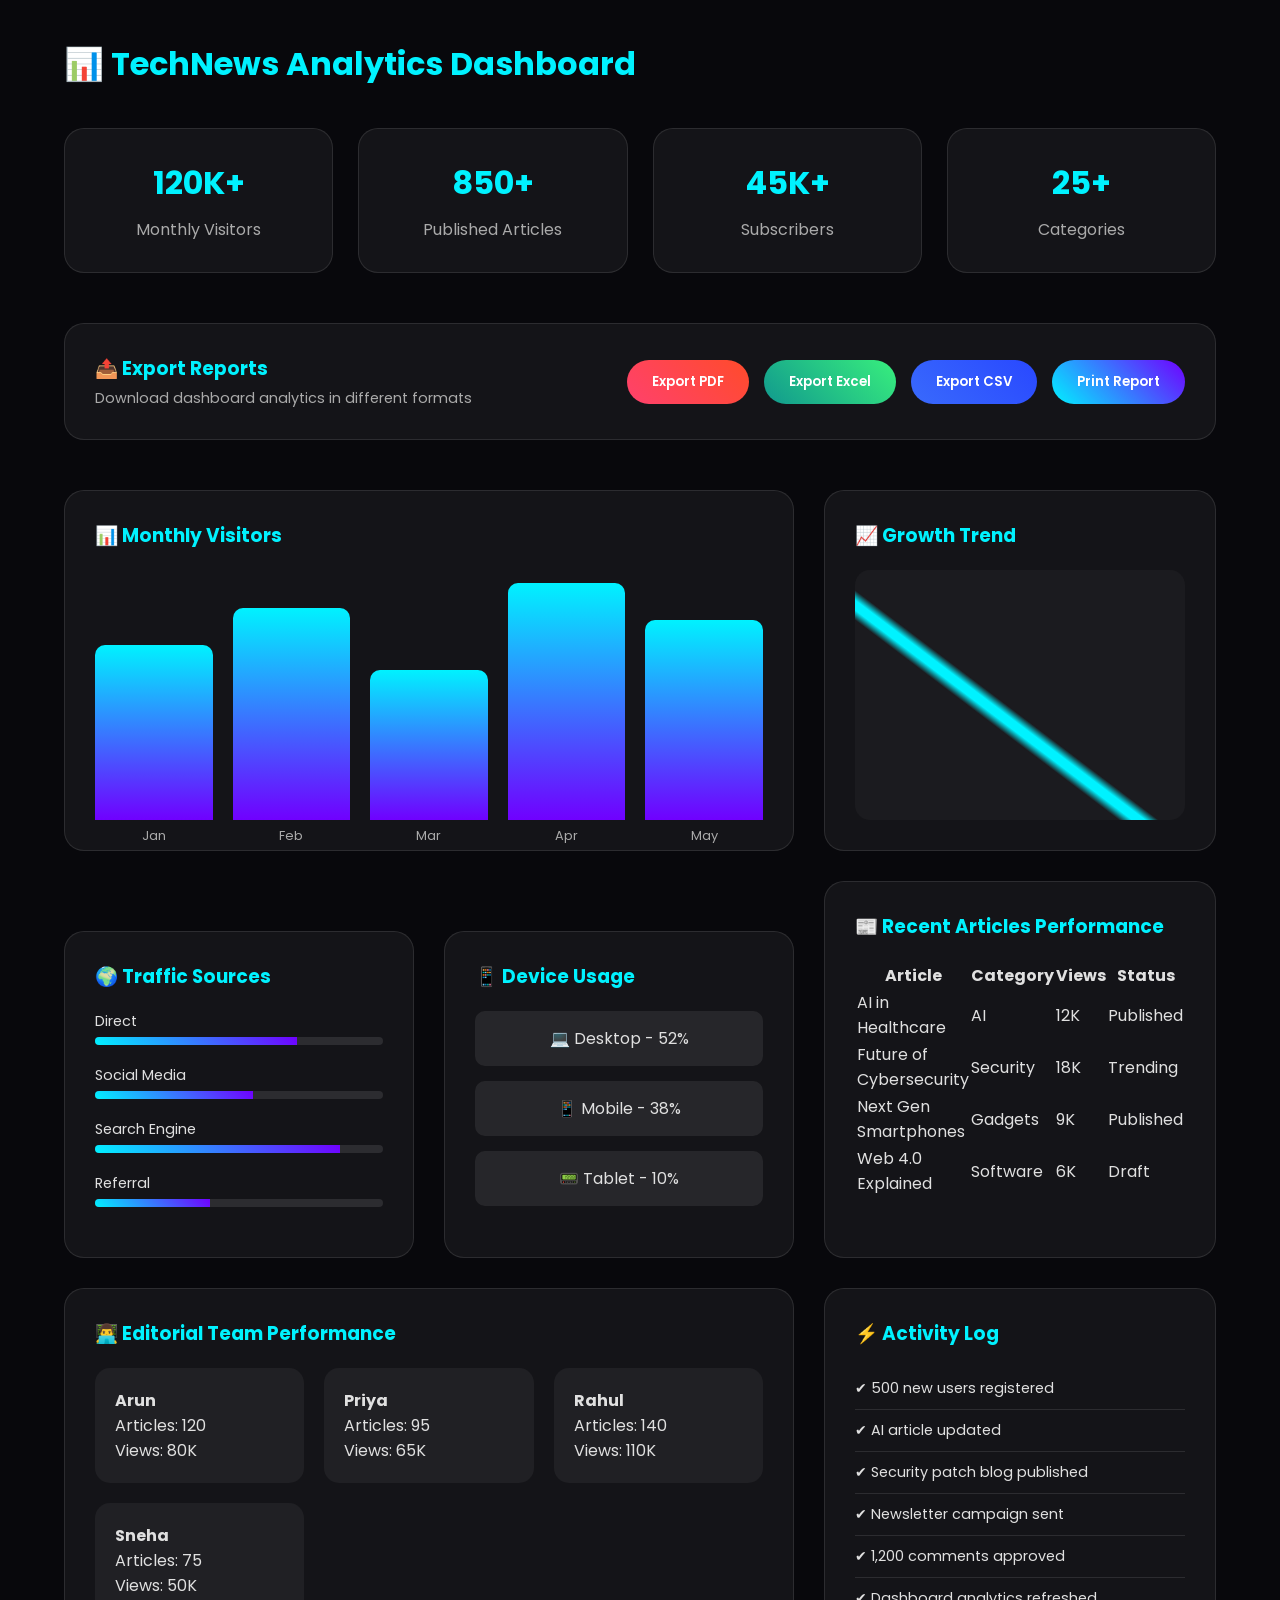
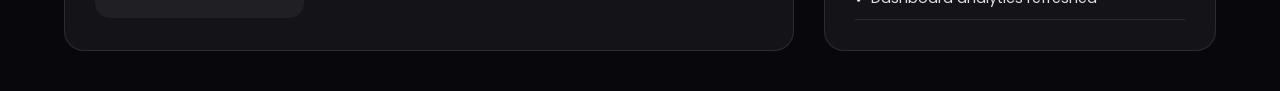
<file: dashboard.html>
<!DOCTYPE html>
<html lang="en">
<head>
<meta charset="UTF-8">
<meta name="viewport" content="width=device-width, initial-scale=1.0">
<title>TechNews Dashboard</title>

<link rel="stylesheet" href="style.css">
<link rel="stylesheet" href="dashboard.css">

</head>
<body>

<section class="dashboard-container">

    <h2 class="dash-title">📊 TechNews Analytics Dashboard</h2>

    <!-- TOP STATS -->
    <div class="stats-grid">
        <div class="stat-card">
            <h3>120K+</h3>
            <p>Monthly Visitors</p>
        </div>

        <div class="stat-card">
            <h3>850+</h3>
            <p>Published Articles</p>
        </div>

        <div class="stat-card">
            <h3>45K+</h3>
            <p>Subscribers</p>
        </div>

        <div class="stat-card">
            <h3>25+</h3>
            <p>Categories</p>
        </div>
    </div>

    <!-- ================= EXPORT SECTION ================= -->

<div class="export-section">

    <div class="export-title">
        <h3>📤 Export Reports</h3>
        <p>Download dashboard analytics in different formats</p>
    </div>

    <div class="export-buttons">
        <button class="export-btn pdf">Export PDF</button>
        <button class="export-btn excel">Export Excel</button>
        <button class="export-btn csv">Export CSV</button>
        <button class="export-btn print">Print Report</button>
    </div>

</div>

    <!-- GRAPH SECTION -->
    <div class="graph-grid">

        <!-- BAR GRAPH -->
        <div class="graph-card">
            <h3>📊 Monthly Visitors</h3>

            <div class="bar-chart">
                <div class="bar" style="height:70%"><span>Jan</span></div>
                <div class="bar" style="height:85%"><span>Feb</span></div>
                <div class="bar" style="height:60%"><span>Mar</span></div>
                <div class="bar" style="height:95%"><span>Apr</span></div>
                <div class="bar" style="height:80%"><span>May</span></div>
            </div>
        </div>

        <!-- LINE GRAPH -->
        <div class="graph-card">
            <h3>📈 Growth Trend</h3>

            <div class="line-chart">
                <div class="line"></div>
            </div>
        </div>
        <!-- ================= USER ANALYTICS ================= -->
<div class="analytics-grid">

    <div class="graph-card">
        <h3>🌍 Traffic Sources</h3>
        <div class="progress-box">
            <div class="progress-item">
                <span>Direct</span>
                <div class="progress-bar"><div style="width:70%"></div></div>
            </div>

            <div class="progress-item">
                <span>Social Media</span>
                <div class="progress-bar"><div style="width:55%"></div></div>
            </div>

            <div class="progress-item">
                <span>Search Engine</span>
                <div class="progress-bar"><div style="width:85%"></div></div>
            </div>

            <div class="progress-item">
                <span>Referral</span>
                <div class="progress-bar"><div style="width:40%"></div></div>
            </div>
        </div>
    </div>

    <div class="graph-card">
        <h3>📱 Device Usage</h3>
        <div class="device-grid">
            <div class="device-card">💻 Desktop - 52%</div>
            <div class="device-card">📱 Mobile - 38%</div>
            <div class="device-card">📟 Tablet - 10%</div>
        </div>
    </div>

</div>

<!-- ================= RECENT ARTICLES ================= -->

<div class="graph-card">
    <h3>📰 Recent Articles Performance</h3>

    <table>
        <tr>
            <th>Article</th>
            <th>Category</th>
            <th>Views</th>
            <th>Status</th>
        </tr>
        <tr>
            <td>AI in Healthcare</td>
            <td>AI</td>
            <td>12K</td>
            <td>Published</td>
        </tr>
        <tr>
            <td>Future of Cybersecurity</td>
            <td>Security</td>
            <td>18K</td>
            <td>Trending</td>
        </tr>
        <tr>
            <td>Next Gen Smartphones</td>
            <td>Gadgets</td>
            <td>9K</td>
            <td>Published</td>
        </tr>
        <tr>
            <td>Web 4.0 Explained</td>
            <td>Software</td>
            <td>6K</td>
            <td>Draft</td>
        </tr>
    </table>
</div>

<!-- ================= TEAM PERFORMANCE ================= -->

<div class="graph-card">
    <h3>👨‍💻 Editorial Team Performance</h3>

    <div class="team-grid">
        <div class="team-card">
            <h4>Arun</h4>
            <p>Articles: 120</p>
            <p>Views: 80K</p>
        </div>

        <div class="team-card">
            <h4>Priya</h4>
            <p>Articles: 95</p>
            <p>Views: 65K</p>
        </div>

        <div class="team-card">
            <h4>Rahul</h4>
            <p>Articles: 140</p>
            <p>Views: 110K</p>
        </div>

        <div class="team-card">
            <h4>Sneha</h4>
            <p>Articles: 75</p>
            <p>Views: 50K</p>
        </div>
    </div>
</div>

<!-- ================= ACTIVITY LOG ================= -->

<div class="graph-card">
    <h3>⚡ Activity Log</h3>
    <ul class="activity-log">
        <li>✔ 500 new users registered</li>
        <li>✔ AI article updated</li>
        <li>✔ Security patch blog published</li>
        <li>✔ Newsletter campaign sent</li>
        <li>✔ 1,200 comments approved</li>
        <li>✔ Dashboard analytics refreshed</li>
    </ul>
</div>

    </div>

</section>

</body>
</html>
</file>
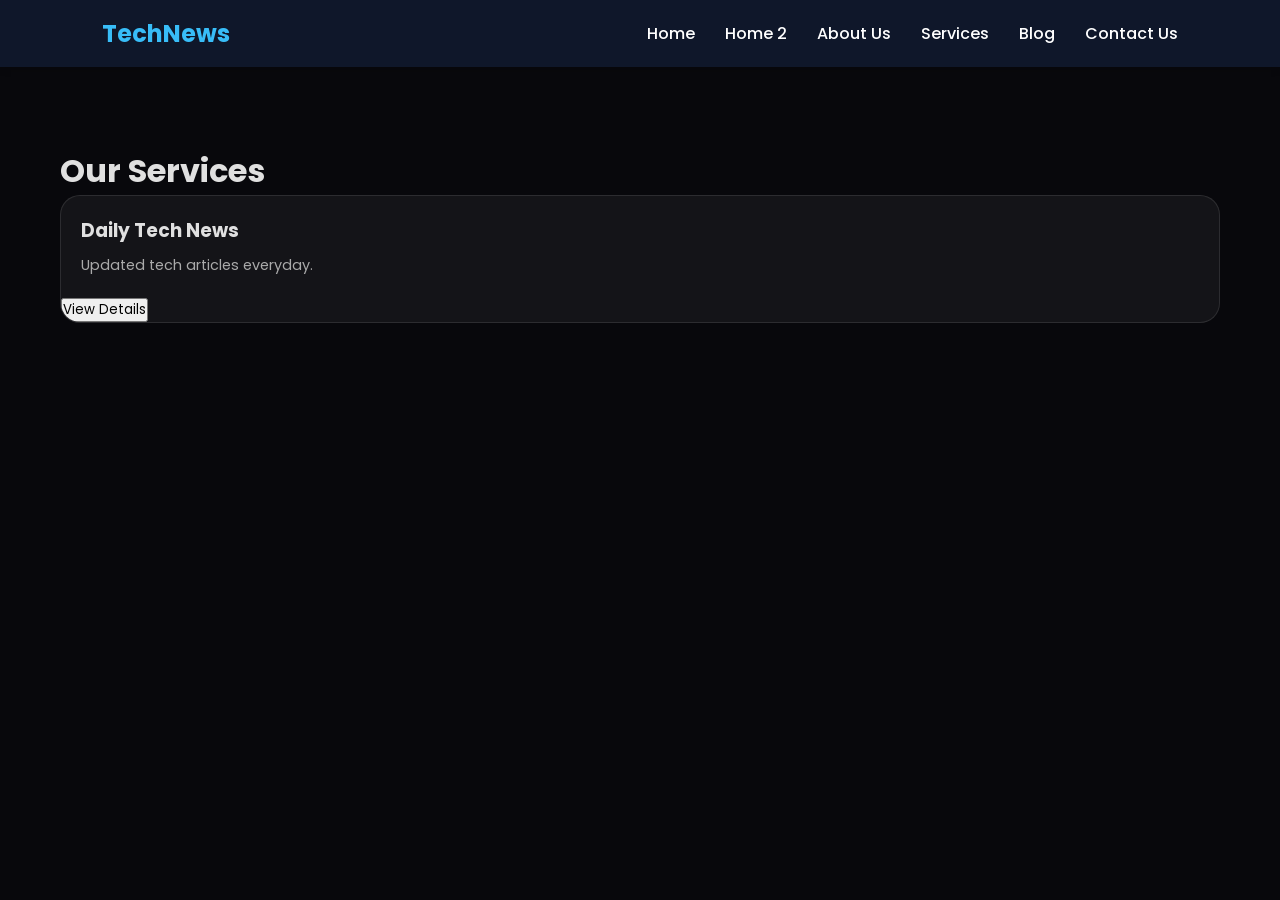
<file: services.html>
<!DOCTYPE html>
<html>
<head>
    <title>Our Services - TechNews</title>
    <link rel="stylesheet" href="style.css">
</head>
<body>

<!-- NAVBAR -->
<header>
    <div class="logo">TechNews</div>
    <nav>
        <a href="index.html">Home</a>
        <a href="home2.html">Home 2</a>
        <a href="about.html">About Us</a>
        <a href="services.html" class="active">Services</a>
        <a href="blog.html">Blog</a>
        <a href="contact.html">Contact Us</a>
    </nav>
</header>

<div class="container">
    <h1>Our Services</h1>

    <div class="card">
        <h3>Daily Tech News</h3>
        <p>Updated tech articles everyday.</p>
        <a href="service-details.html"><button>View Details</button></a>
    </div>
</div>

</body>
</html>
</file>
<file: style.css>
@import url('https://fonts.googleapis.com/css2?family=Poppins:wght@300;400;600;800&display=swap');

:root {
    --primary: #00f2ff;
    --secondary: #7000ff;
    --bg-dark: #08080c;
    --card-bg: rgba(255, 255, 255, 0.05);
    --text-light: #e0e0e0;
}

* {
    margin: 0;
    padding: 0;
    box-sizing: border-box;
    font-family: 'Poppins', sans-serif;
}

body {
    background-color: var(--bg-dark);
    color: var(--text-light);
    overflow-x: hidden;
}

/* --- ANIMATIONS --- */
@keyframes fadeInUp {
    from { opacity: 0; transform: translateY(40px); }
    to { opacity: 1; transform: translateY(0); }
}

@keyframes slideInLeft {
    from { opacity: 0; transform: translateX(-50px); }
    to { opacity: 1; transform: translateX(0); }
}

/* --- Desktop Navbar --- */
/* --- DESKTOP NAVIGATION --- */
header {
    display: flex;
    justify-content: space-between;
    align-items: center;
    padding: 20px 8%;
    background: #0a0b10;
    position: sticky;
    top: 0;
    z-index: 1000;
}

nav {
    display: flex;
    gap: 30px;
}

nav a {
    color: #fff;
    text-decoration: none;
    font-weight: 500;
    transition: 0.3s;
}

nav a:hover {
    color: #00f2ff;
}

/* --- Desktop Navbar --- */
header {
    background-color: #0f172a; /* Dark Navy */
    display: flex;
    justify-content: space-between;
    align-items: center;
    padding: 1rem 8%;
    position: sticky;
    top: 0;
    z-index: 1000;
    box-shadow: 0 4px 6px rgba(0, 0, 0, 0.1);
}

.logo {
    color: #38bdf8; /* Sky Blue */
    font-size: 1.5rem;
    font-weight: bold;
}

#nav-list {
    display: flex;
    list-style: none;
    gap: 2rem;
}

#nav-list a {
    color: white;
    text-decoration: none;
    font-weight: 500;
    transition: color 0.3s;
}

#nav-list a:hover {
    color: #38bdf8;
}

/* --- Hamburger Menu Icon --- */
.menu-toggle {
    display: none; /* Hidden on Desktop */
    flex-direction: column;
    cursor: pointer;
    gap: 6px;
}

.menu-toggle span {
    width: 30px;
    height: 3px;
    background-color: white;
    transition: all 0.3s ease;
}

/* --- Responsive Mobile View --- */
@media screen and (max-width: 768px) {
    .menu-toggle {
        display: flex; /* Show on Mobile */
    }

    #nav-list {
        position: absolute;
        top: 100%; /* Sits right below header */
        left: 0;
        width: 100%;
        background-color: #1e293b;
        flex-direction: column;
        align-items: center;
        padding: 2rem 0;
        gap: 1.5rem;
        clip-path: circle(0% at 100% 0%); /* Starts hidden */
        transition: clip-path 0.5s ease-in-out;
    }

    /* When JavaScript adds the 'active' class */
    #nav-list.active {
        clip-path: circle(150% at 100% 0%); /* Reveals menu */
    }

    /* Hamburger to X Animation */
    .menu-toggle.open span:nth-child(1) {
        transform: rotate(45deg) translate(6px, 6px);
    }
    .menu-toggle.open span:nth-child(2) {
        opacity: 0;
    }
    .menu-toggle.open span:nth-child(3) {
        transform: rotate(-45deg) translate(6px, -7px);
    }
}
@keyframes fadeIn {
    from { opacity: 0; transform: translateY(-10px); }
    to { opacity: 1; transform: translateY(0); }
}

/* --- HERO SECTION --- */
.hero {
    height: 80vh;
    background: linear-gradient(rgba(0,0,0,0.6), rgba(0,0,0,0.8)), 
                url('http://googleusercontent.com/image_collection/image_retrieval/4525310765709673236_0');
    background-size: cover;
    background-position: center;
    display: flex;
    align-items: center;
    justify-content: center;
    text-align: center;
}

.hero-content h1 {
    font-size: 3.5rem;
    margin-bottom: 15px;
    animation: fadeInUp 0.8s ease-out;
}

.hero-content p {
    color: var(--primary);
    letter-spacing: 5px;
    margin-bottom: 30px;
    animation: fadeInUp 1s ease-out;
}

.btn {
    padding: 15px 35px;
    background: linear-gradient(45deg, var(--primary), var(--secondary));
    color: white;
    text-decoration: none;
    border-radius: 50px;
    font-weight: 600;
    transition: 0.4s;
    display: inline-block;
    animation: fadeInUp 1.2s ease-out;
}

.btn:hover {
    transform: scale(1.1);
    box-shadow: 0 0 20px var(--primary);
}

/* --- CONTAINERS & CARDS --- */
.container {
    max-width: 1200px;
    margin: 80px auto;
    padding: 0 20px;
}

.section-title {
    font-size: 2rem;
    margin-bottom: 40px;
    border-left: 5px solid var(--primary);
    padding-left: 15px;
}

.grid-3 {
    display: grid;
    grid-template-columns: repeat(auto-fit, minmax(300px, 1fr));
    gap: 30px;
}

.card {
    background: var(--card-bg);
    border-radius: 20px;
    overflow: hidden;
    border: 1px solid rgba(255,255,255,0.1);
    transition: 0.4s ease;
    animation: fadeInUp 1s both;
}

.card:hover {
    transform: translateY(-10px);
    background: rgba(255,255,255,0.08);
    border-color: var(--primary);
}

.card img {
    width: 100%;
    height: 220px;
    object-fit: cover;
}

.card.large {
    display: grid;
    grid-template-columns: 1fr 1fr;
    align-items: center;
    padding: 20px;
    gap: 30px;
}

.card.large img {
    height: 350px;
    border-radius: 15px;
}

.card h3 { padding: 20px 20px 10px; }
.card p { padding: 0 20px 20px; color: #aaa; font-size: 0.9rem; }

.center { text-align: center; padding: 40px 20px; }

/* --- CTA SECTION --- */
.cta {
    background: linear-gradient(rgba(0,0,0,0.7), rgba(0,0,0,0.7)), 
                url('http://googleusercontent.com/image_collection/image_retrieval/438899927655032242_0');
    background-attachment: fixed;
    padding: 100px 20px;
    text-align: center;
    margin-top: 50px;
}

.cta button {
    padding: 15px 40px;
    background: var(--primary);
    border: none;
    border-radius: 50px;
    font-weight: 700;
    cursor: pointer;
    transition: 0.3s;
}

.cta button:hover { background: white; transform: scale(1.05); }

/* --- FOOTER --- */
footer {
    background: #040406;
    padding: 60px 8% 20px;
    border-top: 1px solid rgba(255,255,255,0.1);
}

.footer-content {
    display: grid;
    grid-template-columns: repeat(auto-fit, minmax(200px, 1fr));
    gap: 40px;
    margin-bottom: 40px;
}

.copyright { text-align: center; color: #555; font-size: 0.8rem; }

/* --- MOBILE OPTIMIZATION --- */
@media (max-width: 768px) {
    .card.large { grid-template-columns: 1fr; }
    .hero-content h1 { font-size: 2.2rem; }
}


/* ================= VIDEO COVER ================= */

.video-cover {
    position: relative;
    height: 100vh;
    overflow: hidden;
}

/* Background Video */
.bg-video {
    position: absolute;
    top: 50%;
    left: 50%;
    width: 100%;
    height: 100%;
    object-fit: cover;
    transform: translate(-50%, -50%);
    z-index: -1;
}

/* Dark Overlay */
.video-overlay {
    position: absolute;
    width: 100%;
    height: 100%;
    background: linear-gradient(rgba(0,0,0,0.6), rgba(0,0,0,0.85));
    display: flex;
    align-items: center;
    justify-content: center;
    text-align: center;
    padding: 20px;
}

/* Text Content */
.video-content h1 {
    font-size: 3.5rem;
    margin-bottom: 20px;
    animation: fadeInUp 1s ease-out;
}

.video-content p {
    color: var(--primary);
    letter-spacing: 4px;
    margin-bottom: 30px;
    animation: fadeInUp 1.2s ease-out;
}

/* Responsive */
@media (max-width: 768px) {
    .video-content h1 {
        font-size: 2.2rem;
    }
}
</file>
<file: dashboard.css>
/* ===== FULL WIDTH DASHBOARD ===== */

.dashboard-container {
    width: 100%;
    padding: 40px 5%;
}

/* ===== TITLE ===== */

.dash-title {
    font-size: 2rem;
    margin-bottom: 40px;
    color: var(--primary);
}

/* ===== STATS GRID ===== */

.stats-grid {
    display: grid;
    grid-template-columns: repeat(auto-fit, minmax(220px, 1fr));
    gap: 25px;
    margin-bottom: 50px;
}

.stat-card {
    background: rgba(255,255,255,0.05);
    padding: 30px;
    border-radius: 20px;
    text-align: center;
    border: 1px solid rgba(255,255,255,0.1);
    transition: 0.4s;
}

.stat-card:hover {
    transform: translateY(-10px);
    box-shadow: 0 0 20px var(--primary);
}

.stat-card h3 {
    font-size: 2rem;
    color: var(--primary);
    margin-bottom: 10px;
}

.stat-card p {
    color: #aaa;
}

/* ===== GRAPH GRID ===== */

.graph-grid {
    display: grid;
    grid-template-columns: 2fr 1fr;
    gap: 30px;
}

/* ===== GRAPH CARD ===== */

.graph-card {
    background: rgba(255,255,255,0.05);
    padding: 30px;
    border-radius: 20px;
    border: 1px solid rgba(255,255,255,0.1);
    transition: 0.4s;
}

.graph-card:hover {
    box-shadow: 0 0 20px var(--secondary);
}

.graph-card h3 {
    margin-bottom: 20px;
    color: var(--primary);
}

/* ===== BAR CHART ===== */

.bar-chart {
    display: flex;
    align-items: flex-end;
    gap: 20px;
    height: 250px;
}

.bar {
    flex: 1;
    background: linear-gradient(var(--primary), var(--secondary));
    border-radius: 10px 10px 0 0;
    position: relative;
    transition: 0.4s;
}

.bar:hover {
    transform: scale(1.05);
    box-shadow: 0 0 15px var(--primary);
}

.bar span {
    position: absolute;
    bottom: -25px;
    left: 50%;
    transform: translateX(-50%);
    color: #aaa;
    font-size: 0.8rem;
}

/* ===== LINE CHART ===== */

.line-chart {
    height: 250px;
    position: relative;
    background: rgba(255,255,255,0.03);
    border-radius: 15px;
    overflow: hidden;
}

.line {
    position: absolute;
    width: 100%;
    height: 100%;
    background: linear-gradient(
        to top right,
        transparent 40%,
        var(--primary) 42%,
        var(--primary) 44%,
        transparent 46%
    );
}

/* ===== RESPONSIVE ===== */

@media (max-width: 992px) {
    .graph-grid {
        grid-template-columns: 1fr;
    }
}


/* ===== ANALYTICS GRID ===== */
.analytics-grid {
    display: grid;
    grid-template-columns: 1fr 1fr;
    gap: 30px;
    margin-top: 50px;
}

/* ===== PROGRESS BARS ===== */
.progress-item {
    margin-bottom: 20px;
}

.progress-item span {
    display: block;
    margin-bottom: 5px;
    font-size: 0.9rem;
}

.progress-bar {
    background: rgba(255,255,255,0.1);
    height: 8px;
    border-radius: 10px;
    overflow: hidden;
}

.progress-bar div {
    height: 100%;
    background: linear-gradient(45deg, var(--primary), var(--secondary));
}

/* ===== DEVICE GRID ===== */
.device-grid {
    display: grid;
    gap: 15px;
}

.device-card {
    background: rgba(255,255,255,0.08);
    padding: 15px;
    border-radius: 10px;
    text-align: center;
    transition: 0.3s;
}

.device-card:hover {
    background: var(--primary);
    color: #000;
}

/* ===== TEAM GRID ===== */
.team-grid {
    display: grid;
    grid-template-columns: repeat(auto-fit, minmax(200px, 1fr));
    gap: 20px;
}

.team-card {
    background: rgba(255,255,255,0.05);
    padding: 20px;
    border-radius: 15px;
    transition: 0.3s;
}

.team-card:hover {
    box-shadow: 0 0 15px var(--primary);
}

/* ===== ACTIVITY LOG ===== */
.activity-log {
    list-style: none;
    padding: 0;
}

.activity-log li {
    padding: 10px 0;
    border-bottom: 1px solid rgba(255,255,255,0.1);
    font-size: 0.9rem;
}

/* ===== RESPONSIVE ===== */
@media (max-width: 992px) {
    .analytics-grid {
        grid-template-columns: 1fr;
    }
}


/* ===== EXPORT SECTION ===== */

.export-section {
    background: rgba(255,255,255,0.05);
    border: 1px solid rgba(255,255,255,0.1);
    padding: 30px;
    border-radius: 20px;
    margin-bottom: 50px;
    display: flex;
    justify-content: space-between;
    align-items: center;
    flex-wrap: wrap;
    gap: 20px;
    transition: 0.4s;
}

.export-section:hover {
    box-shadow: 0 0 20px var(--primary);
}

.export-title h3 {
    color: var(--primary);
    margin-bottom: 5px;
}

.export-title p {
    color: #aaa;
    font-size: 0.9rem;
}

/* ===== BUTTONS ===== */

.export-buttons {
    display: flex;
    gap: 15px;
    flex-wrap: wrap;
}

.export-btn {
    padding: 12px 25px;
    border-radius: 50px;
    border: none;
    font-weight: 600;
    cursor: pointer;
    transition: 0.3s;
    color: white;
}

/* Individual Button Colors */

.export-btn.pdf {
    background: linear-gradient(45deg, #ff416c, #ff4b2b);
}

.export-btn.excel {
    background: linear-gradient(45deg, #11998e, #38ef7d);
}

.export-btn.csv {
    background: linear-gradient(45deg, #396afc, #2948ff);
}

.export-btn.print {
    background: linear-gradient(45deg, var(--primary), var(--secondary));
}

/* Hover Effect */

.export-btn:hover {
    transform: scale(1.1);
    box-shadow: 0 0 20px var(--primary);
}

/* ===== RESPONSIVE ===== */

@media (max-width: 768px) {
    .export-section {
        flex-direction: column;
        align-items: flex-start;
    }
}
</file>
